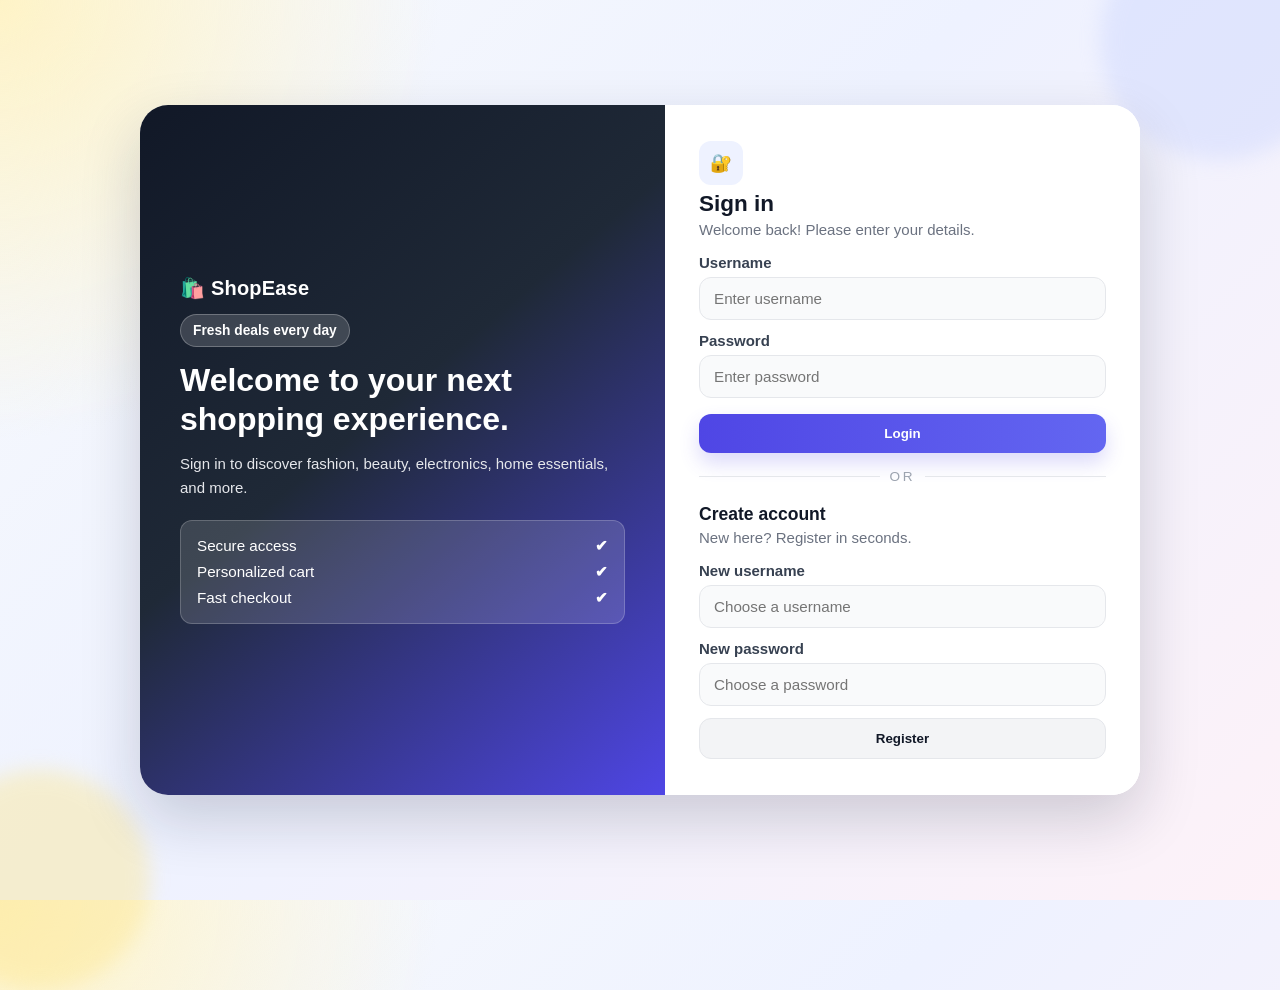
<file: index.html>
<!DOCTYPE html>
<html lang="en">
<head>
  <meta charset="UTF-8">
  <meta name="viewport" content="width=device-width, initial-scale=1.0">
  <title>Login | Shop</title>
  <link rel="stylesheet" href="style.css">
</head>
<body class="login-page">
  <div class="auth-shell">
    <div class="auth-hero">
      <div class="brand-mark">🛍️ ShopEase</div>
      <div class="hero-badge">Fresh deals every day</div>
      <h1>Welcome to your next shopping experience.</h1>
      <p>Sign in to discover fashion, beauty, electronics, home essentials, and more.</p>

      <div class="hero-card">
        <div class="hero-stat"><span>Secure access</span><strong>✔</strong></div>
        <div class="hero-stat"><span>Personalized cart</span><strong>✔</strong></div>
        <div class="hero-stat"><span>Fast checkout</span><strong>✔</strong></div>
      </div>
    </div>

    <div class="auth-container">
      <div class="auth-header">
        <div class="auth-icon">🔐</div>
        <h2>Sign in</h2>
        <p>Welcome back! Please enter your details.</p>
      </div>

      <label class="input-group">
        <span>Username</span>
        <input type="text" id="username" placeholder="Enter username">
      </label>

      <label class="input-group">
        <span>Password</span>
        <input type="password" id="password" placeholder="Enter password">
      </label>

      <button class="primary-btn" onclick="login()">Login</button>

      <div class="divider"><span>or</span></div>

      <div class="auth-header small">
        <h3>Create account</h3>
        <p>New here? Register in seconds.</p>
      </div>

      <label class="input-group">
        <span>New username</span>
        <input type="text" id="regUser" placeholder="Choose a username">
      </label>

      <label class="input-group">
        <span>New password</span>
        <input type="password" id="regPass" placeholder="Choose a password">
      </label>

      <button class="secondary-btn" onclick="register()">Register</button>
    </div>
  </div>

  <script src="script.js"></script>
</body>
</html>
</file>
<file: style.css>
﻿* {
  box-sizing: border-box;
  font-family: Arial, sans-serif;
}

body {
  margin: 0;
  min-height: 100vh;
  background: linear-gradient(135deg, #fff7ed 0%, #fef2f2 45%, #eff6ff 100%);
  color: #111827;
  font-size: 15px;
}

body.login-page {
  display: flex;
  align-items: center;
  justify-content: center;
  padding: 24px;
  background: radial-gradient(circle at top left, #fef3c7 0%, transparent 28%),
              linear-gradient(135deg, #f8fafc 0%, #eef2ff 45%, #fdf2f8 100%);
  position: relative;
  overflow: hidden;
}

body.login-page::before,
body.login-page::after {
  content: "";
  position: absolute;
  border-radius: 50%;
  filter: blur(10px);
  opacity: 0.4;
}

body.login-page::before {
  width: 240px;
  height: 240px;
  background: #c7d2fe;
  top: -80px;
  right: -60px;
}

body.login-page::after {
  width: 220px;
  height: 220px;
  background: #fde68a;
  bottom: -90px;
  left: -70px;
}

.auth-shell {
  position: relative;
  z-index: 1;
  display: grid;
  grid-template-columns: 1.05fr 0.95fr;
  width: min(100%, 1000px);
  background: rgba(255, 255, 255, 0.95);
  backdrop-filter: blur(14px);
  border-radius: 28px;
  overflow: hidden;
  box-shadow: 0 24px 60px rgba(15, 23, 42, 0.18);
}

.auth-hero {
  background: linear-gradient(140deg, #111827 0%, #1f2937 45%, #4f46e5 100%);
  color: white;
  padding: 40px;
  display: flex;
  flex-direction: column;
  justify-content: center;
  gap: 14px;
}

.brand-mark {
  font-size: 1.25rem;
  font-weight: 800;
  letter-spacing: 0.01em;
}

.hero-badge {
  display: inline-block;
  width: fit-content;
  background: rgba(255, 255, 255, 0.16);
  border: 1px solid rgba(255, 255, 255, 0.25);
  padding: 8px 12px;
  border-radius: 999px;
  font-size: 0.86rem;
  font-weight: 700;
}

.auth-hero h1 {
  margin: 0;
  font-size: 2rem;
  line-height: 1.2;
}

.auth-hero p {
  margin: 0;
  color: #e5e7eb;
  line-height: 1.6;
}

.hero-card {
  background: rgba(255, 255, 255, 0.14);
  border: 1px solid rgba(255, 255, 255, 0.2);
  border-radius: 16px;
  padding: 14px 16px;
  display: grid;
  gap: 8px;
  margin-top: 6px;
}

.hero-stat {
  display: flex;
  justify-content: space-between;
  align-items: center;
  font-size: 0.95rem;
}

.auth-container {
  max-width: 100%;
  width: 100%;
  margin: 0;
  padding: 36px 34px;
  background: #ffffff;
  display: flex;
  flex-direction: column;
  gap: 12px;
}

.auth-header {
  display: flex;
  flex-direction: column;
  gap: 4px;
  margin-bottom: 4px;
}

.auth-icon {
  width: 44px;
  height: 44px;
  display: grid;
  place-items: center;
  border-radius: 12px;
  font-size: 1.1rem;
  background: #eef2ff;
  margin-bottom: 2px;
}

.auth-header h2,
.auth-header h3 {
  margin: 0;
  color: #111827;
}

.auth-header p {
  margin: 0;
  color: #6b7280;
}

.auth-header.small {
  margin-top: 4px;
}

.input-group {
  display: flex;
  flex-direction: column;
  gap: 6px;
  font-weight: 700;
  color: #374151;
}

.input-group input {
  padding: 12px 14px;
  border: 1px solid #e5e7eb;
  border-radius: 12px;
  font-size: 0.95rem;
  background: #f9fafb;
  transition: border 0.2s ease, box-shadow 0.2s ease, transform 0.2s ease;
}

.input-group input:focus {
  outline: none;
  border-color: #6366f1;
  box-shadow: 0 0 0 3px rgba(99, 102, 241, 0.16);
  transform: translateY(-1px);
}

.primary-btn,
.secondary-btn {
  padding: 12px 14px;
  border-radius: 12px;
  font-weight: 700;
  transition: transform 0.2s ease, box-shadow 0.2s ease;
}

.primary-btn:hover,
.secondary-btn:hover {
  transform: translateY(-1px);
}

.primary-btn {
  background: linear-gradient(90deg, #4f46e5, #6366f1);
  color: white;
  margin-top: 4px;
  box-shadow: 0 10px 20px rgba(79, 70, 229, 0.2);
}

.secondary-btn {
  background: #f3f4f6;
  color: #111827;
  border: 1px solid #e5e7eb;
}

.divider {
  display: flex;
  align-items: center;
  text-align: center;
  color: #9ca3af;
  margin: 4px 0;
}

.divider::before,
.divider::after {
  content: "";
  flex: 1;
  border-bottom: 1px solid #e5e7eb;
}

.divider span {
  padding: 0 10px;
  font-size: 0.85rem;
  text-transform: uppercase;
  letter-spacing: 0.2em;
}

@media (max-width: 780px) {
  body.login-page {
    padding: 16px;
  }

  .auth-shell {
    grid-template-columns: 1fr;
  }

  .auth-hero {
    padding: 24px;
  }

  .auth-container {
    padding: 24px;
  }
}

button {
  cursor: pointer;
  border: none;
}

.page-shell {
  max-width: 1400px;
  margin: 0 auto;
  padding: 20px;
  width: 100%;
}

.topbar {
  display: flex;
  justify-content: space-between;
  align-items: center;
  background: linear-gradient(90deg, #111827, #1f2937);
  color: white;
  padding: 16px 20px;
  border-radius: 14px;
  margin-bottom: 16px;
  box-shadow: 0 8px 18px rgba(17, 24, 39, 0.18);
}

.brand {
  font-size: 1.4rem;
  font-weight: 700;
}

.search-box {
  flex: 1;
  max-width: 560px;
  margin: 0 16px;
  background: white;
  color: #6b7280;
  padding: 10px 14px;
  border-radius: 999px;
}

.logout-btn {
  background: #ff9900;
  color: #111827;
  padding: 10px 14px;
  border-radius: 8px;
  font-weight: 700;
}

.hero-banner {
  background: linear-gradient(90deg, #1f2937, #374151);
  color: white;
  padding: 24px;
  border-radius: 18px;
  display: flex;
  justify-content: space-between;
  gap: 20px;
  margin-bottom: 18px;
  box-shadow: 0 10px 24px rgba(17, 24, 39, 0.18);
}

.eyebrow {
  text-transform: uppercase;
  letter-spacing: 0.2em;
  color: #fbbf24;
  font-size: 0.8rem;
  font-weight: 700;
}

.hero-banner h1 {
  margin: 6px 0 10px;
  font-size: 1.8rem;
}

.hero-card {
  background: rgba(255,255,255,0.14);
  padding: 16px;
  border-radius: 12px;
  min-width: 240px;
}

.content-layout {
  display: grid;
  grid-template-columns: 230px 1fr;
  gap: 18px;
}

.sidebar,
.section-card,
.cart-card {
  background: rgba(255,255,255,0.96);
  border-radius: 16px;
  box-shadow: 0 8px 24px rgba(15,23,42,0.08);
}

.sidebar {
  padding: 16px;
  height: fit-content;
}

.sidebar h2 {
  margin-top: 0;
  font-size: 1rem;
}

.category-btn {
  display: block;
  width: 100%;
  text-align: left;
  padding: 10px 12px;
  margin-bottom: 8px;
  border-radius: 8px;
  background: #f3f4f6;
  color: #111827;
}

.category-btn.active {
  background: #ff9900;
  color: #111827;
  font-weight: 700;
}

.main-area {
  display: flex;
  flex-direction: column;
  gap: 16px;
}

.section-card {
  padding: 16px;
}

.section-heading {
  display: flex;
  justify-content: space-between;
  align-items: center;
  margin-bottom: 12px;
}

.section-heading h2 {
  margin: 0;
}

.section-heading p {
  margin: 0;
  color: #6b7280;
}

.mini-category-grid {
  display: grid;
  grid-template-columns: repeat(auto-fit, minmax(140px, 1fr));
  gap: 10px;
}

.mini-card {
  background: white;
  border-radius: 10px;
  padding: 8px;
  font-weight: 700;
  text-align: center;
  overflow: hidden;
  border: 1px solid #e5e7eb;
}

.mini-card img {
  width: 100%;
  height: 90px;
  object-fit: cover;
  border-radius: 8px;
  margin-bottom: 8px;
}

.products-grid {
  display: grid;
  grid-template-columns: repeat(auto-fit, minmax(210px, 1fr));
  gap: 14px;
}

.product-card {
  background: white;
  border: 1px solid #e5e7eb;
  border-radius: 14px;
  padding: 12px;
  display: flex;
  flex-direction: column;
  gap: 8px;
  transition: transform 0.2s ease, box-shadow 0.2s ease;
}

.product-card:hover {
  transform: translateY(-2px);
  box-shadow: 0 10px 20px rgba(15, 23, 42, 0.08);
}

.product-image {
  height: 120px;
  border-radius: 10px;
  background-size: cover;
  background-position: center;
  background-repeat: no-repeat;
}

.product-image.skin { background: linear-gradient(135deg, #fbcfe8, #f59e0b); }
.product-image.hair { background: linear-gradient(135deg, #bfdbfe, #2563eb); }
.product-image.appliances { background: linear-gradient(135deg, #fde68a, #ea580c); }
.product-image.stationery { background: linear-gradient(135deg, #ddd6fe, #7c3aed); }
.product-image.womens { background: linear-gradient(135deg, #fecaca, #db2777); }
.product-image.mens { background: linear-gradient(135deg, #d1fae5, #059669); }
.product-image.kids { background: linear-gradient(135deg, #fef3c7, #f59e0b); }
.product-image.home { background: linear-gradient(135deg, #bfdbfe, #0f766e); }
.product-image.electronics { background: linear-gradient(135deg, #e0e7ff, #4338ca); }

.price {
  font-weight: 700;
  color: #b45309;
}

.product-card .add-btn {
  background: #111827;
  color: white;
  padding: 8px 10px;
  border-radius: 8px;
  margin-top: auto;
  font-weight: 600;
}

.product-card .add-btn.active {
  background: #dc2626;
}

.remove-btn {
  background: #f3f4f6;
  color: #111827;
  padding: 6px 8px;
  border-radius: 6px;
  margin-left: 8px;
}

.cart-item {
  display: flex;
  justify-content: space-between;
  align-items: center;
  gap: 8px;
}

.cart-card {
  padding: 16px;
  margin-top: 18px;
  position: sticky;
  bottom: 16px;
}

.cart-card ul {
  padding-left: 18px;
  margin: 10px 0;
}

.cart-card li {
  margin-bottom: 6px;
}

@media (max-width: 900px) {
  .content-layout {
    grid-template-columns: 1fr;
  }

  .sidebar {
    order: 2;
  }

  .cart-card {
    position: static;
  }
}

@media (max-width: 700px) {
  .topbar,
  .hero-banner {
    flex-direction: column;
    align-items: flex-start;
  }

  .search-box {
    width: 100%;
    margin: 10px 0;
  }
}
</file>
